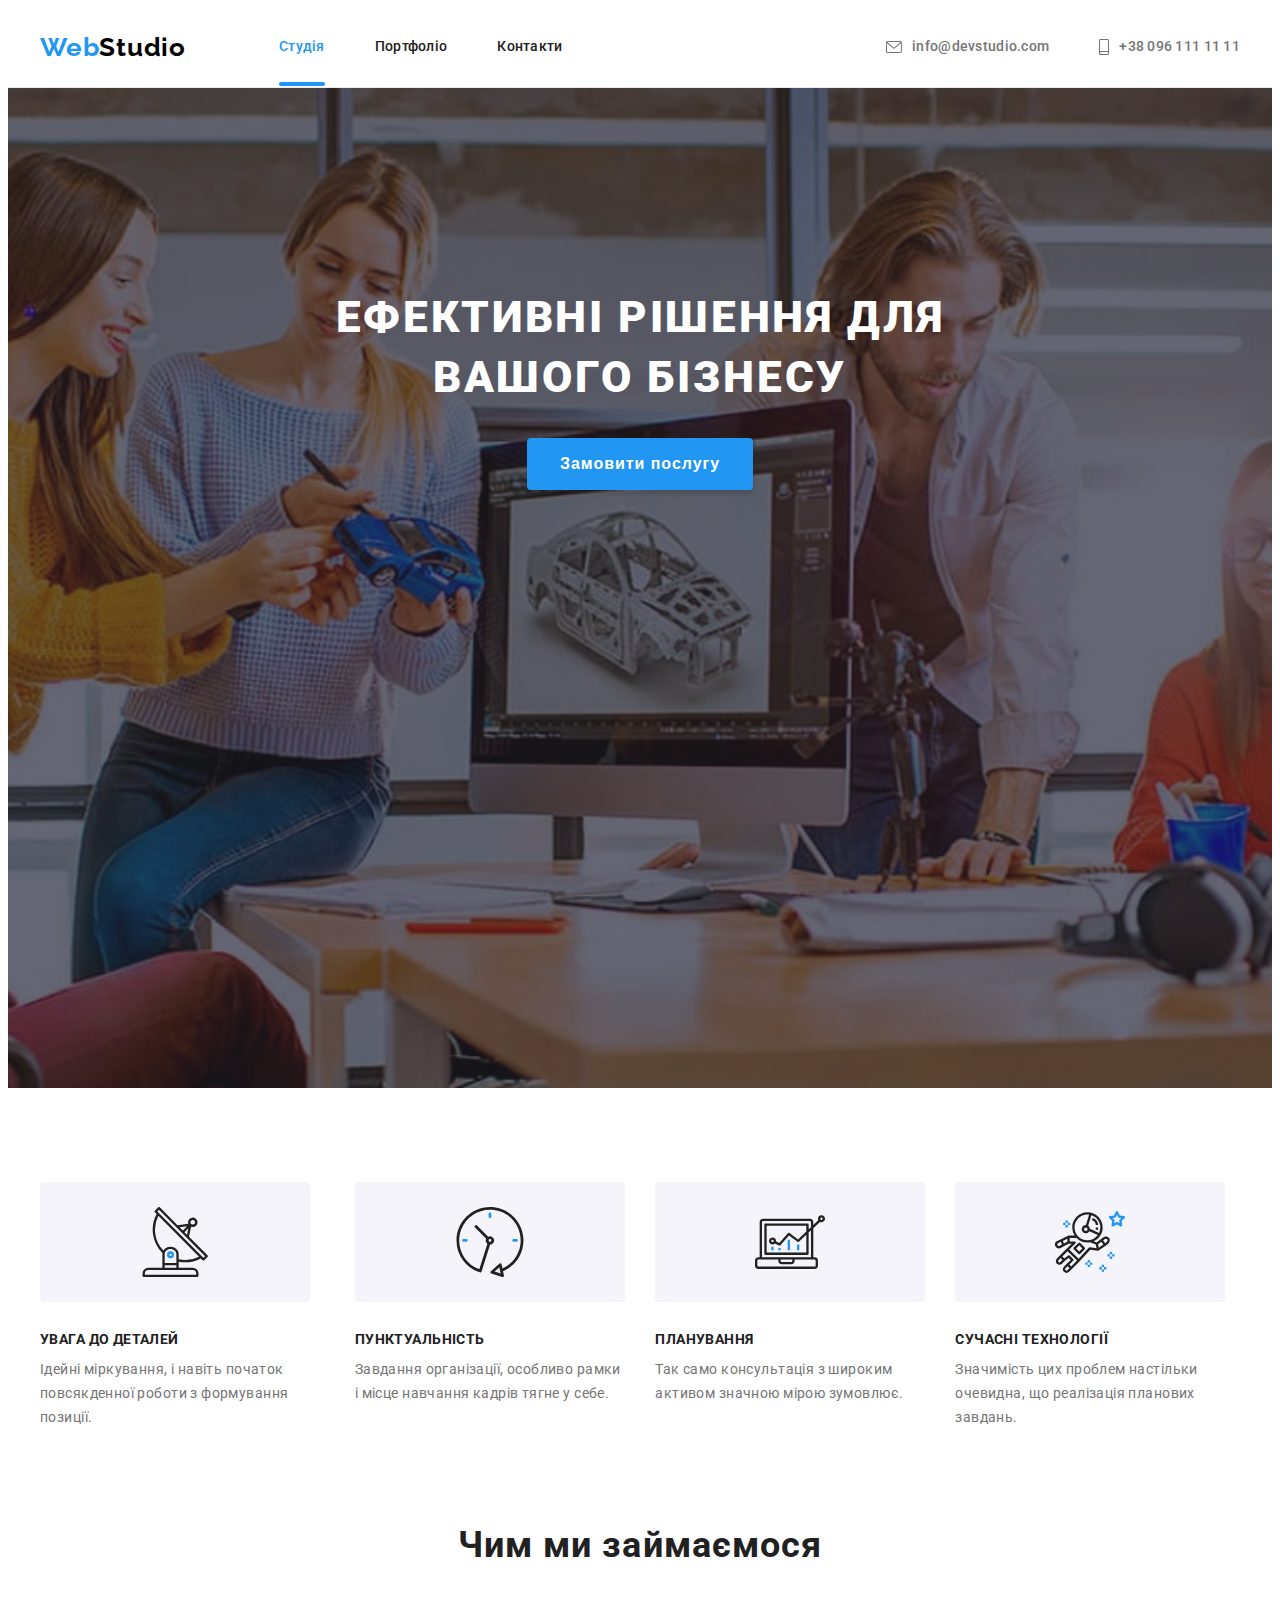
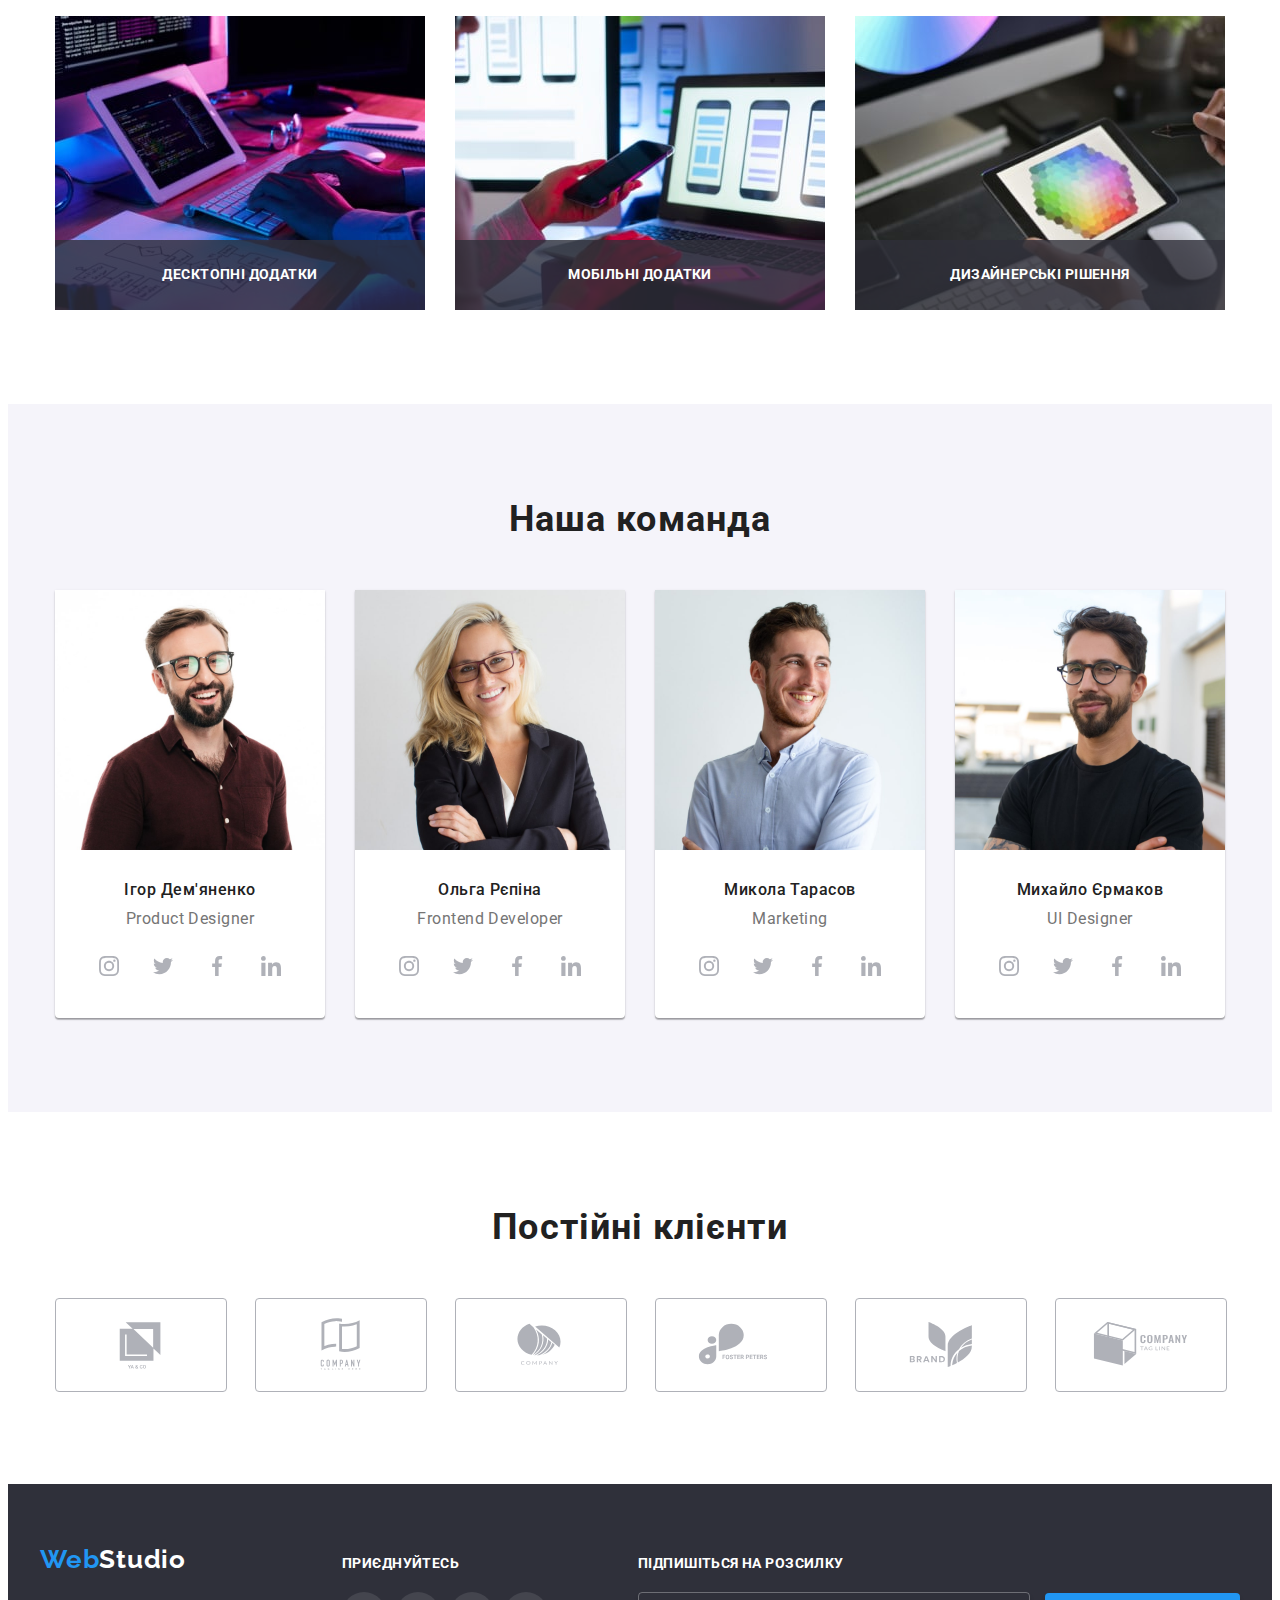
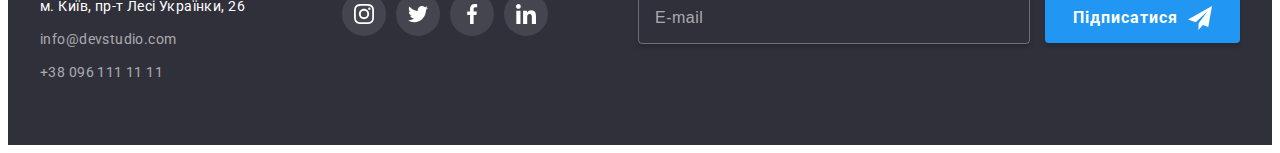
<file: index.html>
<!DOCTYPE html>
<html lang="uk">
  <head>
    <meta charset="UTF-8" />
    <meta http-equiv="X-UA-Compatible" content="IE=edge" />
    <meta name="viewport" content="width=device-width, initial-scale=1.0" />
    <title>Студія</title>

    <!-- fonts -->
    <link rel="preconnect" href="https://fonts.googleapis.com" />
    <link rel="preconnect" href="https://fonts.gstatic.com" crossorigin />
    <link
      href="https://fonts.googleapis.com/css2?family=Raleway:wght@700&family=Roboto:wght@400;500;700;900&display=swap"
      rel="stylesheet"
    />
    <!-- modern-normalize -->
    <link
      rel="stylesheet"
      href="https://cdnjs.cloudflare.com/ajax/libs/modern-normalize/1.1.0/modern-normalize.min.css"
      integrity="sha512-wpPYUAdjBVSE4KJnH1VR1HeZfpl1ub8YT/NKx4PuQ5NmX2tKuGu6U/JRp5y+Y8XG2tV+wKQpNHVUX03MfMFn9Q=="
      crossorigin="anonymous"
      referrerpolicy="no-referrer"
    />
    <!-- my stylesheet-->
    <link rel="stylesheet" href="./css/main.min.css" />
  </head>

  <body class="homepage">
    <header class="header">
      <div class="container header__container">
        <a class="logo header__logo" href="./index.html" rel="Студія" lang="en"
          ><span class="logo__accent">Web</span>Studio</a
        >
        <nav class="page-navigation header__page-navigation">
          <ul class="cite-nav">
            <li class="cite-nav__item">
              <a class="cite-nav__link cite-nav__link--current" href="./index.html" rel="studio"
                >Студія</a
              >
            </li>
            <li class="cite-nav__item">
              <a class="cite-nav__link" href="./portfolio.html" rel="portfolio">Портфоліо</a>
            </li>
            <li class="cite-nav__item">
              <a class="cite-nav__link" href="#" rel="contacts">Контакти</a>
            </li>
          </ul>
        </nav>

        <ul class="contacts">
          <li class="contact__item">
            <a class="contact__link" href="mailto:info@devstudio.com" rel="studio-mail">
              <svg class="icon icon--envelope" width="16" height="12">
                <use href="./images/icons.svg#icon-envelope"></use>
              </svg>
              <span class="contact__text">info@devstudio.com</span>
            </a>
          </li>
          <li class="contact__item">
            <a class="contact__link" href="tel:+380961111111" rel="studio-phone-number"
              ><svg class="icon icon--smartphone" width="10" height="16">
                <use href="./images/icons.svg#icon-smartphone"></use>
              </svg>
              <span class="contact__text">+38 096 111 11 11</span></a
            >
          </li>
        </ul>
      </div>
    </header>

    <main>
      <!-- Banner-->
      <section class="banner">
        <div class="container">
          <h1 class="banner__title main-title">Ефективні рішення для<br />вашого бізнесу</h1>
          <button class="banner__button button" type="button" data-modal-open>
            Замовити послугу
          </button>
        </div>
      </section>

      <!-- Peculiarities section-->
      <section class="section">
        <div class="container">
          <h2 class="section__title visually-hidden">Особливості</h2>
          <ul class="peculiarities">
            <li class="peculiarities__item">
              <div class="peculiarities__thumb">
                <svg class="icon peculiarities__icon">
                  <use href="./images/icons.svg#icon-antenna"></use>
                </svg>
              </div>
              <h3 class="peculiarities__title">УВАГА ДО ДЕТАЛЕЙ</h3>
              <p>Ідейні міркування, і навіть початок повсякденної роботи з формування позиції.</p>
            </li>
            <li class="peculiarities__item">
              <div class="peculiarities__thumb">
                <svg class="icon peculiarities__icon">
                  <use href="./images/icons.svg#icon-clock"></use>
                </svg>
              </div>
              <h3 class="peculiarities__title">ПУНКТУАЛЬНІСТЬ</h3>
              <p>Завдання організації, особливо рамки і місце навчання кадрів тягне у себе.</p>
            </li>
            <li class="peculiarities__item">
              <div class="peculiarities__thumb">
                <svg class="icon peculiarities__icon">
                  <use href="./images/icons.svg#icon-diagram-on-laptop-screen"></use>
                </svg>
              </div>
              <h3 class="peculiarities__title">ПЛАНУВАННЯ</h3>
              <p>Так само консультація з широким активом значною мірою зумовлює.</p>
            </li>
            <li class="peculiarities__item">
              <div class="peculiarities__thumb">
                <svg class="icon peculiarities__icon">
                  <use href="./images/icons.svg#icon-astronaut"></use>
                </svg>
              </div>
              <h3 class="peculiarities__title">СУЧАСНІ ТЕХНОЛОГІЇ</h3>
              <p>Значимість цих проблем настільки очевидна, що реалізація планових завдань.</p>
            </li>
          </ul>
        </div>
      </section>

      <!-- Proficiencies section-->
      <section class="section section--no-padding-top">
        <div class="container">
          <h2 class="section__title">Чим ми займаємося</h2>
          <ul class="proficiencies">
            <li class="proficiencies__item">
              <img
                alt="coding"
                width="370"
                src="./images/proficiencies/proficiency-first-min.jpg"
              />
              <p class="proficiencies__text">Десктопні додатки</p>
            </li>
            <li class="proficiencies__item">
              <img
                alt="user interface design"
                width="370"
                src="./images/proficiencies/proficiency-second-min.jpg"
              />
              <p class="proficiencies__text">Мобільні додатки</p>
            </li>
            <li class="proficiencies__item">
              <img
                alt="styling"
                width="370"
                src="./images/proficiencies/proficiency-third-min.jpg"
              />
              <p class="proficiencies__text">Дизайнерські рішення</p>
            </li>
          </ul>
        </div>
      </section>

      <!-- Team section-->
      <section class="section section--other-background">
        <div class="container">
          <h2 class="section__title">Наша команда</h2>
          <ul class="team">
            <li class="team__item">
              <img
                class="team__image"
                alt="Product Designer"
                width="270"
                src="./images/team/team-product-designer-min.jpg"
              />
              <div class="team__info">
                <h3 class="team__title">Ігор Дем'яненко</h3>
                <p class="team__text" lang="en">Product Designer</p>
                <ul class="socials">
                  <li class="socials__item">
                    <a class="socials__link" href="#" aria-label="Інстаграм профіль"
                      ><svg class="icon socials__icon" width="20" height="20">
                        <use
                          href="./images/icons.svg#icon-instagram"
                          width="100%"
                          height="100%"
                        ></use></svg
                    ></a>
                  </li>
                  <li class="socials__item">
                    <a class="socials__link" href="#" aria-label="Твіттер профіль"
                      ><svg class="icon socials__icon" width="20" height="20">
                        <use
                          href="./images/icons.svg#icon-twitter"
                          width="100%"
                          height="100%"
                        ></use></svg
                    ></a>
                  </li>
                  <li class="socials__item">
                    <a class="socials__link" href="#" aria-label="Фейсбук профіль"
                      ><svg class="icon socials__icon" width="20" height="20">
                        <use
                          href="./images/icons.svg#icon-facebook"
                          width="100%"
                          height="100%"
                        ></use></svg
                    ></a>
                  </li>
                  <li class="socials__item">
                    <a class="socials__link" href="#" aria-label="Лінкедін профіль"
                      ><svg class="icon socials__icon" width="20" height="20">
                        <use
                          href="./images/icons.svg#icon-linkedin"
                          width="100%"
                          height="100%"
                        ></use></svg
                    ></a>
                  </li>
                </ul>
              </div>
            </li>
            <li class="team__item">
              <img
                class="team__image"
                alt="Frontend Developer"
                width="270"
                src="./images/team/team-frontend-developer-min.jpg"
              />
              <div class="team__info">
                <h3 class="team__title">Ольга Рєпіна</h3>
                <p class="team__text" lang="en">Frontend Developer</p>
                <ul class="socials">
                  <li class="socials__item">
                    <a class="socials__link" href="#" aria-label="Інстаграм профіль"
                      ><svg class="icon socials__icon" width="20" height="20">
                        <use
                          href="./images/icons.svg#icon-instagram"
                          width="100%"
                          height="100%"
                        ></use></svg
                    ></a>
                  </li>
                  <li class="socials__item">
                    <a class="socials__link" href="#" aria-label="Твіттер профіль"
                      ><svg class="icon socials__icon" width="20" height="20">
                        <use
                          href="./images/icons.svg#icon-twitter"
                          width="100%"
                          height="100%"
                        ></use></svg
                    ></a>
                  </li>
                  <li class="socials__item">
                    <a class="socials__link" href="#" aria-label="Фейсбук профіль"
                      ><svg class="icon socials__icon" width="20" height="20">
                        <use
                          href="./images/icons.svg#icon-facebook"
                          width="100%"
                          height="100%"
                        ></use></svg
                    ></a>
                  </li>
                  <li class="socials__item">
                    <a class="socials__link" href="#" aria-label="Лінкедін профіль"
                      ><svg class="icon socials__icon" width="20" height="20">
                        <use
                          href="./images/icons.svg#icon-linkedin"
                          width="100%"
                          height="100%"
                        ></use></svg
                    ></a>
                  </li>
                </ul>
              </div>
            </li>
            <li class="team__item">
              <img
                class="team__image"
                alt="Marketing"
                width="270"
                src="./images/team/team-marketing-min.jpg"
              />
              <div class="team__info">
                <h3 class="team__title">Микола Тарасов</h3>
                <p class="team__text" lang="en">Marketing</p>
                <ul class="socials">
                  <li class="socials__item">
                    <a class="socials__link" href="#" aria-label="Інстаграм профіль"
                      ><svg class="icon socials__icon" width="20" height="20">
                        <use
                          href="./images/icons.svg#icon-instagram"
                          width="100%"
                          height="100%"
                        ></use></svg
                    ></a>
                  </li>
                  <li class="socials__item">
                    <a class="socials__link" href="#" aria-label="Твіттер профіль"
                      ><svg class="icon socials__icon" width="20" height="20">
                        <use
                          href="./images/icons.svg#icon-twitter"
                          width="100%"
                          height="100%"
                        ></use></svg
                    ></a>
                  </li>
                  <li class="socials__item">
                    <a class="socials__link" href="#" aria-label="Фейсбук профіль"
                      ><svg class="icon socials__icon" width="20" height="20">
                        <use
                          href="./images/icons.svg#icon-facebook"
                          width="100%"
                          height="100%"
                        ></use></svg
                    ></a>
                  </li>
                  <li class="socials__item">
                    <a class="socials__link" href="#" aria-label="Лінкедін профіль"
                      ><svg class="icon socials__icon" width="20" height="20">
                        <use
                          href="./images/icons.svg#icon-linkedin"
                          width="100%"
                          height="100%"
                        ></use></svg
                    ></a>
                  </li>
                </ul>
              </div>
            </li>
            <li class="team__item">
              <img
                class="team__image"
                alt="UI Designer"
                width="270"
                src="./images/team/team-ui-designer-min.jpg"
              />
              <div class="team__info">
                <h3 class="team__title">Михайло Єрмаков</h3>
                <p class="team__text" lang="en">UI Designer</p>
                <ul class="socials">
                  <li class="socials__item">
                    <a class="socials__link" href="#" aria-label="Інстаграм профіль"
                      ><svg class="icon socials__icon" width="20" height="20">
                        <use
                          href="./images/icons.svg#icon-instagram"
                          width="100%"
                          height="100%"
                        ></use></svg
                    ></a>
                  </li>
                  <li class="socials__item">
                    <a class="socials__link" href="#" aria-label="Твіттер профіль"
                      ><svg class="icon socials__icon" width="20" height="20">
                        <use
                          href="./images/icons.svg#icon-twitter"
                          width="100%"
                          height="100%"
                        ></use></svg
                    ></a>
                  </li>
                  <li class="socials__item">
                    <a class="socials__link" href="#" aria-label="Фейсбук профіль"
                      ><svg class="icon socials__icon" width="20" height="20">
                        <use
                          href="./images/icons.svg#icon-facebook"
                          width="100%"
                          height="100%"
                        ></use></svg
                    ></a>
                  </li>
                  <li class="socials__item">
                    <a class="socials__link" href="#" aria-label="Лінкедін профіль"
                      ><svg class="icon socials__icon" width="20" height="20">
                        <use
                          href="./images/icons.svg#icon-linkedin"
                          width="100%"
                          height="100%"
                        ></use></svg
                    ></a>
                  </li>
                </ul>
              </div>
            </li>
          </ul>
        </div>
      </section>

      <!-- Regular-customers section-->
      <section class="section">
        <div class="container">
          <h2 class="section__title">Постійні клієнти</h2>
          <ul class="regular-customers">
            <li class="regular-customers__item">
              <a class="regular-customers__link" href="#" aria-label="Перший клієнт">
                <svg class="regular-customers__icon icon" width="106" height="60">
                  <use href="./images/icons.svg#icon-first-customer"></use>
                </svg>
              </a>
            </li>
            <li class="regular-customers__item">
              <a class="regular-customers__link" href="#" aria-label="Перший клієнт">
                <svg class="regular-customers__icon icon" width="106" height="60">
                  <use href="./images/icons.svg#icon-second-customer"></use>
                </svg>
              </a>
            </li>
            <li class="regular-customers__item">
              <a class="regular-customers__link" href="#" aria-label="Перший клієнт">
                <svg class="regular-customers__icon icon" width="106" height="60">
                  <use href="./images/icons.svg#icon-third-customer"></use>
                </svg>
              </a>
            </li>
            <li class="regular-customers__item">
              <a class="regular-customers__link" href="#" aria-label="Перший клієнт">
                <svg class="regular-customers__icon icon" width="106" height="60">
                  <use href="./images/icons.svg#icon-fourth-customer"></use>
                </svg>
              </a>
            </li>
            <li class="regular-customers__item">
              <a class="regular-customers__link" href="#" aria-label="Перший клієнт">
                <svg class="regular-customers__icon icon" width="106" height="60">
                  <use href="./images/icons.svg#icon-fifth-customer"></use>
                </svg>
              </a>
            </li>
            <li class="regular-customers__item">
              <a class="regular-customers__link" href="#" aria-label="Перший клієнт">
                <svg class="regular-customers__icon icon" width="106" height="60">
                  <use href="./images/icons.svg#icon-sixth-customer"></use>
                </svg>
              </a>
            </li>
          </ul>
        </div>
      </section>
    </main>

    <footer class="footer">
      <div class="container footer__container">
        <div class="footer__logo-and-address">
          <h3 class="visually-hidden">Логотип та адреса</h3>
          <a class="logo footer__logo" href="./index.html" rel="Студія" lang="en"
            ><span class="logo__accent">Web</span>Studio</a
          >
          <address class="footer__address">
            <ul class="footer__address-list">
              <li class="footer__address-listitem">
                <a
                  class="footer__location"
                  href="https://goo.gl/maps/gvpNCCm3hSawrAU8A"
                  rel="studio-address-google-maps"
                  target="_blank"
                  >м. Київ, пр-т Лесі Українки, 26</a
                >
              </li>
              <li class="footer__address-listitem">
                <a
                  class="footer__email"
                  href="mailto:info@devstudio.com"
                  rel="studio-mail"
                  target="_blank"
                  >info@devstudio.com</a
                >
              </li>
              <li class="footer__address-listitem">
                <a
                  class="footer__phonenumber"
                  href="tel:+380961111111"
                  rel="studio-phone-number"
                  target="_blank"
                >
                  +38 096 111 11 11
                </a>
              </li>
            </ul>
          </address>
        </div>
        <div class="footer__social">
          <h3 class="footer__social-title">Приєднуйтесь</h3>
          <ul class="socials list">
            <li class="socials__item">
              <a class="socials__link socials__link--footer" href="#" aria-label="Інстаграм профіль"
                ><svg class="icon socials__icon" width="20" height="20">
                  <use
                    href="./images/icons.svg#icon-instagram"
                    width="100%"
                    height="100%"
                  ></use></svg
              ></a>
            </li>
            <li class="socials__item">
              <a
                class="socials__link socials__link--footer link"
                href="#"
                aria-label="Твіттер профіль"
                ><svg class="icon socials__icon" width="20" height="20">
                  <use href="./images/icons.svg#icon-twitter" width="100%" height="100%"></use></svg
              ></a>
            </li>
            <li class="socials__item">
              <a
                class="socials__link socials__link--footer link"
                href="#"
                aria-label="Фейсбук профіль"
                ><svg class="icon socials__icon" width="20" height="20">
                  <use
                    href="./images/icons.svg#icon-facebook"
                    width="100%"
                    height="100%"
                  ></use></svg
              ></a>
            </li>
            <li class="socials__item">
              <a
                class="socials__link socials__link--footer link"
                href="#"
                aria-label="Лінкедін профіль"
                ><svg class="icon socials__icon" width="20" height="20">
                  <use
                    href="./images/icons.svg#icon-linkedin"
                    width="100%"
                    height="100%"
                  ></use></svg
              ></a>
            </li>
          </ul>
        </div>
        <form class="footer__form">
          <label for="footer__input" class="footer__label"> Підпишіться на розсилку</label>
          <input
            type="email"
            id="footer__input"
            class="footer__input"
            placeholder="E-mail"
            required
            name="subscriber-email"
            pattern="^[^@\s]+@[^@\s]+\.[^@\s]+$"
            title="Введіть правильно поштову адресу: example@gmail.com"
          />
          <button type="submit" class="button button--submit footer__submit-button">
            <span class="footer__submit-button-text">Підписатися</span>
            <svg class="icon footer__submit-button-svg" width="24" height="24">
              <use href="./images/icons.svg#icon-send"></use>
            </svg>
          </button>
        </form>
      </div>
    </footer>

    <div class="modal is-hidden" data-modal>
      <div class="modal__window">
        <button class="modal__close-button button" type="button">
          <svg class="icon modal__close-icon" width="18" height="18" data-modal-close>
            <use href="./images/icons.svg#icon-close"></use>
          </svg>
        </button>
        <form class="modal__form">
          <p class="modal__top-text">Залиште свої дані, ми вам передзвонимо</p>
          <label class="modal__label">
            Ім'я
            <span class="modal__input-wrapper">
              <input
                type="text"
                class="modal__input modal__input--rectangle"
                required
                autofocus
                name="customer-name"
              />
              <svg class="icon modal__input-svg" width="12" height="12">
                <use href="./images/icons.svg#icon-person"></use>
              </svg>
            </span>
          </label>
          <label class="modal__label">
            Телефон
            <span class="modal__input-wrapper">
              <input
                type="tel"
                class="modal__input modal__input--rectangle"
                required
                name="customer-phone"
                pattern="[0-9]{3}-[0-9]{3}-[0-9]{2}-[0-9]{2}"
                title="Введіть правильно номер телефону: 111-111-11-11"
              />
              <svg class="icon modal__input-svg" width="13" height="13">
                <use href="./images/icons.svg#icon-phone-tube"></use>
              </svg>
            </span>
          </label>
          <label class="modal__label">
            Пошта
            <span class="modal__input-wrapper">
              <input
                type="email"
                class="modal__input modal__input--rectangle"
                required
                name="customer-email"
                pattern="^[^@\s]+@[^@\s]+\.[^@\s]+$"
                title="Введіть правильно поштову адресу: example@gmail.com"
              />
              <svg class="icon modal__input-svg" width="15" height="12">
                <use href="./images/icons.svg#icon-email-envelope"></use>
              </svg>
            </span>
          </label>
          <label class="modal__label">
            Коментар
            <textarea
              class="modal__input modal__input--textarea"
              name="customer-comment"
              placeholder="Введіть текст"
            ></textarea>
          </label>
          <label class="modal__checkbox-label">
            <input
              type="checkbox"
              class="modal__checkbox visually-hidden"
              value="agree-with-conditions"
              required
            />
            <svg class="icon modal__custom-checkbox" width="16" height="16">
              <use
                class="modal__custom-checkbox-icon"
                href="./images/icons.svg#icon-checkbox"
              ></use>
            </svg>
            <span class="modal__checkbox-label-text">
              Погоджуюся з розсилкою та приймаю
              <a href="#" class="link modal__checkbox-label-link">Умови договору</a>
            </span>
          </label>
          <button type="submit" class="button button--submit modal__submit-button">
            Відправити
          </button>
        </form>
      </div>
    </div>
    <script src="./js/modal.js"></script>
  </body>
</html>
</file>
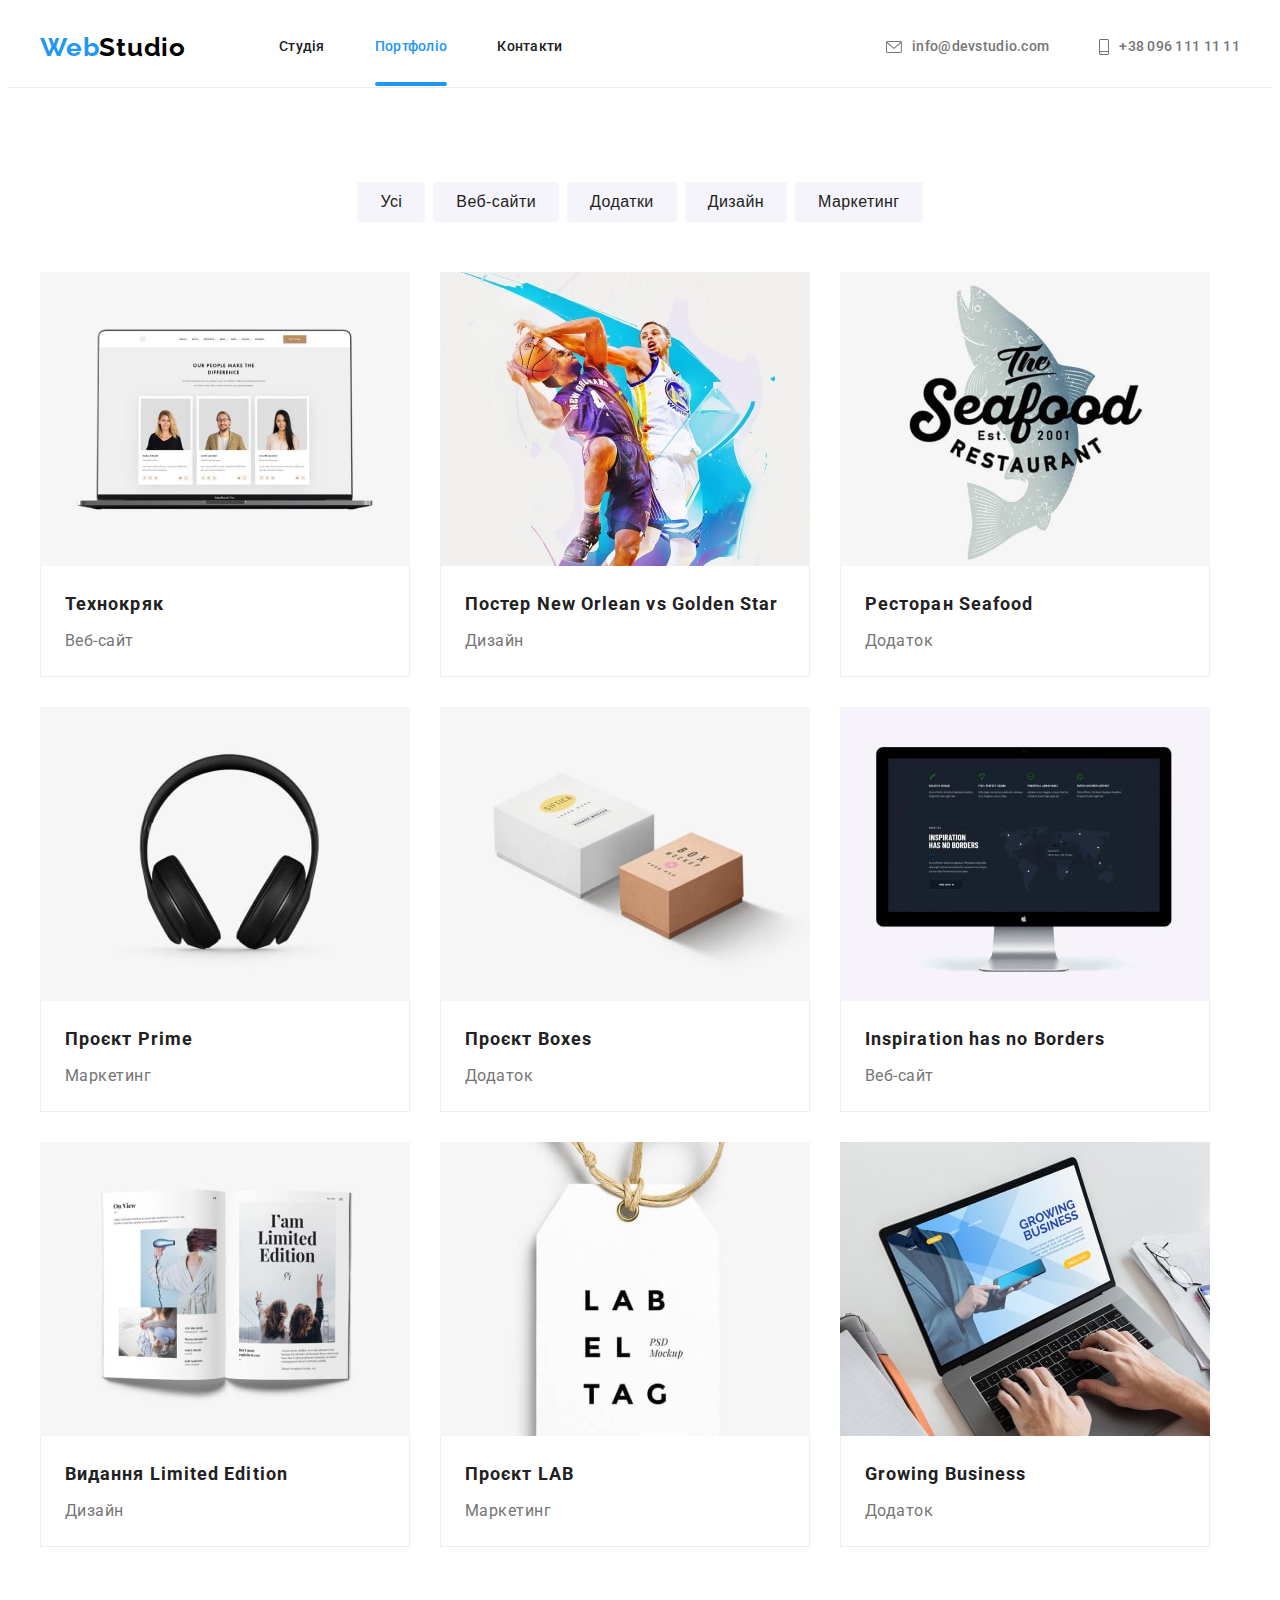
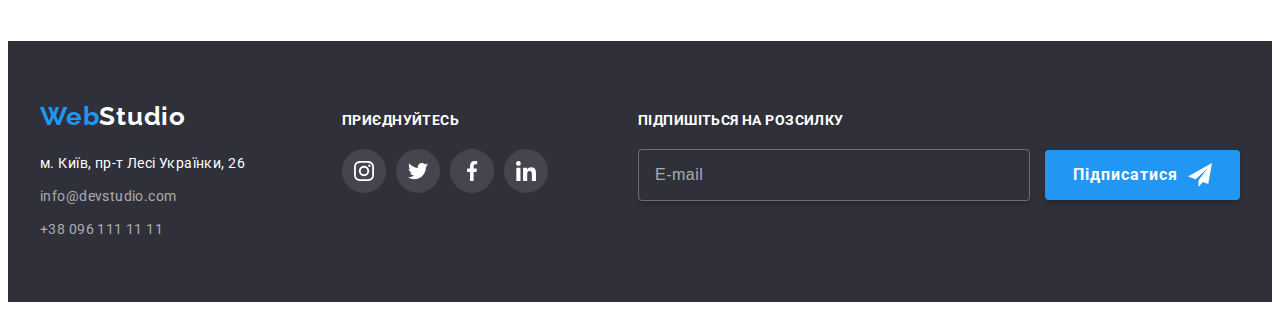
<file: portfolio.html>
<!DOCTYPE html>
<html lang="uk">
  <head>
    <meta charset="UTF-8" />
    <meta http-equiv="X-UA-Compatible" content="IE=edge" />
    <meta name="viewport" content="width=device-width, initial-scale=1.0" />
    <title>Портфоліо</title>

    <!-- fonts -->
    <link rel="preconnect" href="https://fonts.googleapis.com" />
    <link rel="preconnect" href="https://fonts.gstatic.com" crossorigin />
    <link
      href="https://fonts.googleapis.com/css2?family=Raleway:wght@700&family=Roboto:wght@400;500;700;900&display=swap"
      rel="stylesheet"
    />
    <!-- modern-normalize -->
    <link
      rel="stylesheet"
      href="https://cdnjs.cloudflare.com/ajax/libs/modern-normalize/1.1.0/modern-normalize.min.css"
      integrity="sha512-wpPYUAdjBVSE4KJnH1VR1HeZfpl1ub8YT/NKx4PuQ5NmX2tKuGu6U/JRp5y+Y8XG2tV+wKQpNHVUX03MfMFn9Q=="
      crossorigin="anonymous"
      referrerpolicy="no-referrer"
    />
    <!-- my stylesheet-->
    <link rel="stylesheet" href="./css/main.min.css" />
  </head>

  <body class="portfolio">
    <header class="header">
      <div class="container header__container">
        <a class="logo header__logo" href="./index.html" rel="Студія" lang="en"
          ><span class="logo__accent">Web</span>Studio</a
        >
        <nav class="page-navigation header__page-navigation">
          <ul class="cite-nav">
            <li class="cite-nav__item">
              <a class="cite-nav__link" href="./index.html" rel="studio">Студія</a>
            </li>
            <li class="cite-nav__item">
              <a
                class="cite-nav__link cite-nav__link--current"
                href="./portfolio.html"
                rel="portfolio"
                >Портфоліо</a
              >
            </li>
            <li class="cite-nav__item">
              <a class="cite-nav__link" href="#" rel="contacts">Контакти</a>
            </li>
          </ul>
        </nav>

        <ul class="contacts">
          <li class="contact__item">
            <a class="contact__link" href="mailto:info@devstudio.com" rel="studio-mail">
              <svg class="icon icon--envelope" width="16" height="12">
                <use href="./images/icons.svg#icon-envelope"></use>
              </svg>
              <span class="contact__text">info@devstudio.com</span>
            </a>
          </li>
          <li class="contact__item">
            <a class="contact__link" href="tel:+380961111111" rel="studio-phone-number"
              ><svg class="icon icon--smartphone" width="10" height="16">
                <use href="./images/icons.svg#icon-smartphone"></use>
              </svg>
              <span class="contact__text">+38 096 111 11 11</span></a
            >
          </li>
        </ul>
      </div>
    </header>

    <main>
      <!-- Projects with filters section-->
      <!-- Section contains list of studio`s projects with filter pannel-->
      <section class="section">
        <div class="container">
          <h1 class="section__title visually-hidden">Проекти</h1>

          <!-- filter pannel-->
          <ul class="filters">
            <li class="filters__item">
              <button class="button filters__button" type="button">Усі</button>
            </li>
            <li class="filters__item">
              <button class="button filters__button" type="button">Веб-сайти</button>
            </li>
            <li class="filters__item">
              <button class="button filters__button" type="button">Додатки</button>
            </li>
            <li class="filters__item">
              <button class="button filters__button" type="button">Дизайн</button>
            </li>
            <li class="filters__item">
              <button class="button filters__button" type="button">Маркетинг</button>
            </li>
          </ul>

          <!-- list of studio's projects-->
          <ul class="projects">
            <li class="projects__item">
              <a href="#" class="projects__link">
                <img
                  class="projects__image"
                  src="./images/projects/project-technokrjack-min.jpg"
                  alt="Технокряк"
                  width="370"
                />
                <div class="projects__info">
                  <h2 class="projects__title">Технокряк</h2>
                  <p class="projects__type">Веб-сайт</p>
                </div>
                <p class="projects__overlay">
                  Ресурс пропонує комплексні пропозиції з різним рівнем функціоналу та сервісів. Все
                  це дозволить відвідувачу отримати вичерпні відомості про компанію чи приватну
                  особу.
                </p>
              </a>
            </li>

            <li class="projects__item">
              <a href="#" class="projects__link">
                <img
                  class="projects__image"
                  src="./images/projects/project-new-orlean-min.jpg"
                  alt="Постер New Orlean vs Golden Star"
                  width="370"
                />
                <div class="projects__info">
                  <h2 class="projects__title" lang="en">Постер New Orlean vs Golden Star</h2>
                  <p class="projects__type">Дизайн</p>
                </div>
                <p class="projects__overlay">
                  Ресурс пропонує комплексні пропозиції з різним рівнем функціоналу та сервісів. Все
                  це дозволить відвідувачу отримати вичерпні відомості про компанію чи приватну
                  особу.
                </p>
              </a>
            </li>

            <li class="projects__item">
              <a href="#" class="projects__link">
                <img
                  class="projects__image"
                  src="./images/projects/project-seafood-min.jpg"
                  alt="Ресторан Seafood"
                  width="370"
                />
                <div class="projects__info">
                  <h2 class="projects__title">Ресторан Seafood</h2>
                  <p class="projects__type">Додаток</p>
                </div>
                <p class="projects__overlay">
                  Ресурс пропонує комплексні пропозиції з різним рівнем функціоналу та сервісів. Все
                  це дозволить відвідувачу отримати вичерпні відомості про компанію чи приватну
                  особу.
                </p>
              </a>
            </li>

            <li class="projects__item">
              <a href="#" class="projects__link">
                <img
                  class="projects__image"
                  src="./images/projects/project-prime-min.jpg"
                  alt="Проєкт Prime"
                  width="370"
                />
                <div class="projects__info">
                  <h2 class="projects__title">Проєкт Prime</h2>
                  <p class="projects__type">Маркетинг</p>
                </div>
                <p class="projects__overlay">
                  Ресурс пропонує комплексні пропозиції з різним рівнем функціоналу та сервісів. Все
                  це дозволить відвідувачу отримати вичерпні відомості про компанію чи приватну
                  особу.
                </p>
              </a>
            </li>

            <li class="projects__item">
              <a href="#" class="projects__link">
                <img
                  class="projects__image"
                  src="./images/projects/project-boxes-min.jpg"
                  alt="Проєкт Boxes"
                  width="370"
                />
                <div class="projects__info">
                  <h2 class="projects__title">Проєкт Boxes</h2>
                  <p class="projects__type">Додаток</p>
                </div>
                <p class="projects__overlay">
                  Ресурс пропонує комплексні пропозиції з різним рівнем функціоналу та сервісів. Все
                  це дозволить відвідувачу отримати вичерпні відомості про компанію чи приватну
                  особу.
                </p>
              </a>
            </li>

            <li class="projects__item">
              <a href="#" class="projects__link">
                <img
                  class="projects__image"
                  src="./images/projects/project-inspiration-min.jpg"
                  alt="Inspiration has no Borders"
                  width="370"
                />
                <div class="projects__info">
                  <h2 class="projects__title" lang="en">Inspiration has no Borders</h2>
                  <p class="projects__type">Веб-сайт</p>
                </div>
                <p class="projects__overlay">
                  Ресурс пропонує комплексні пропозиції з різним рівнем функціоналу та сервісів. Все
                  це дозволить відвідувачу отримати вичерпні відомості про компанію чи приватну
                  особу.
                </p>
              </a>
            </li>

            <li class="projects__item">
              <a href="#" class="projects__link">
                <img
                  class="projects__image"
                  src="./images/projects/project-limited-edition-min.jpg"
                  alt="Видання Limited Edition"
                  width="370"
                />
                <div class="projects__info">
                  <h2 class="projects__title">Видання Limited Edition</h2>
                  <p class="projects__type">Дизайн</p>
                </div>
                <p class="projects__overlay">
                  Ресурс пропонує комплексні пропозиції з різним рівнем функціоналу та сервісів. Все
                  це дозволить відвідувачу отримати вичерпні відомості про компанію чи приватну
                  особу.
                </p>
              </a>
            </li>

            <li class="projects__item">
              <a href="#" class="projects__link">
                <img
                  class="projects__image"
                  src="./images/projects/project-lab-min.jpg"
                  alt="Проєкт LAB"
                  width="370"
                />
                <div class="projects__info">
                  <h2 class="projects__title">Проєкт LAB</h2>
                  <p class="projects__type">Маркетинг</p>
                </div>
                <p class="projects__overlay">
                  Ресурс пропонує комплексні пропозиції з різним рівнем функціоналу та сервісів. Все
                  це дозволить відвідувачу отримати вичерпні відомості про компанію чи приватну
                  особу.
                </p>
              </a>
            </li>

            <li class="projects__item">
              <a href="#" class="projects__link">
                <img
                  class="projects__image"
                  src="./images/projects/project-business-min.jpg"
                  alt="Growing Business Додаток"
                  width="370"
                />
                <div class="projects__info">
                  <h2 class="projects__title" lang="en">Growing Business</h2>
                  <p class="projects__type">Додаток</p>
                </div>
                <p class="projects__overlay">
                  Ресурс пропонує комплексні пропозиції з різним рівнем функціоналу та сервісів. Все
                  це дозволить відвідувачу отримати вичерпні відомості про компанію чи приватну
                  особу.
                </p>
              </a>
            </li>
          </ul>
        </div>
      </section>
    </main>

    <footer class="footer">
      <div class="container footer__container">
        <div class="footer__logo-and-address">
          <h3 class="visually-hidden">Логотип та адреса</h3>
          <a class="logo footer__logo" href="./index.html" rel="Студія" lang="en"
            ><span class="logo__accent">Web</span>Studio</a
          >
          <address class="footer__address">
            <ul class="footer__address-list">
              <li class="footer__address-listitem">
                <a
                  class="footer__location"
                  href="https://goo.gl/maps/gvpNCCm3hSawrAU8A"
                  rel="studio-address-google-maps"
                  target="_blank"
                  >м. Київ, пр-т Лесі Українки, 26</a
                >
              </li>
              <li class="footer__address-listitem">
                <a
                  class="footer__email"
                  href="mailto:info@devstudio.com"
                  rel="studio-mail"
                  target="_blank"
                  >info@devstudio.com</a
                >
              </li>
              <li class="footer__address-listitem">
                <a
                  class="footer__phonenumber"
                  href="tel:+380961111111"
                  rel="studio-phone-number"
                  target="_blank"
                >
                  +38 096 111 11 11
                </a>
              </li>
            </ul>
          </address>
        </div>
        <div class="footer__social">
          <h3 class="footer__social-title">Приєднуйтесь</h3>
          <ul class="socials list">
            <li class="socials__item">
              <a class="socials__link socials__link--footer" href="#" aria-label="Інстаграм профіль"
                ><svg class="icon socials__icon" width="20" height="20">
                  <use
                    href="./images/icons.svg#icon-instagram"
                    width="100%"
                    height="100%"
                  ></use></svg
              ></a>
            </li>
            <li class="socials__item">
              <a
                class="socials__link socials__link--footer link"
                href="#"
                aria-label="Твіттер профіль"
                ><svg class="icon socials__icon" width="20" height="20">
                  <use href="./images/icons.svg#icon-twitter" width="100%" height="100%"></use></svg
              ></a>
            </li>
            <li class="socials__item">
              <a
                class="socials__link socials__link--footer link"
                href="#"
                aria-label="Фейсбук профіль"
                ><svg class="icon socials__icon" width="20" height="20">
                  <use
                    href="./images/icons.svg#icon-facebook"
                    width="100%"
                    height="100%"
                  ></use></svg
              ></a>
            </li>
            <li class="socials__item">
              <a
                class="socials__link socials__link--footer link"
                href="#"
                aria-label="Лінкедін профіль"
                ><svg class="icon socials__icon" width="20" height="20">
                  <use
                    href="./images/icons.svg#icon-linkedin"
                    width="100%"
                    height="100%"
                  ></use></svg
              ></a>
            </li>
          </ul>
        </div>
        <form class="footer__form">
          <label for="footer__input" class="footer__label"> Підпишіться на розсилку</label>
          <input
            type="email"
            id="footer__input"
            class="footer__input"
            placeholder="E-mail"
            required
            name="subscriber-email"
            pattern="^[^@\s]+@[^@\s]+\.[^@\s]+$"
            title="Введіть правильно поштову адресу: example@gmail.com"
          />
          <button type="submit" class="button button--submit footer__submit-button">
            <span class="footer__submit-button-text">Підписатися</span>
            <svg class="icon footer__submit-button-svg" width="24" height="24">
              <use href="./images/icons.svg#icon-send"></use>
            </svg>
          </button>
        </form>
      </div>
    </footer>
  </body>
</html>
</file>
<file: css/main.min.css>
:root{--accent-color: #2196f3;--text-color: #757575;--title-text-color: #212121;--filter-button-text-color: #212121;--banner-text-color: #fff;--footer-text-color: #fff;--footer-mail-and-phone-color: rgba(255, 255, 255, 0.6);--primary-page-background-color: #fff;--accent-background-color: #2f303a;--team-section-background-color: #f5f4fa;--filter-button-background-color: #f5f4fa;--peculiarities-icon-background-color: #f5f4fa;--banner-overlay: linear-gradient(to right, rgba(47, 48, 58, 0.4), rgba(47, 48, 58, 0.4));--main-font-family: "Roboto", sans-serif;--logo-font-family: "Raleway", sans-serif;--project-description-picture-height: 294px}.visually-hidden{position:absolute;width:1px;height:1px;margin:-1px;padding:0;overflow:hidden;border:0;clip:rect(0 0 0 0)}.is-hidden{visibility:hidden;opacity:0;pointer-events:none}h1,h2,h3,h4,h5,h6,p{margin-top:0;margin-bottom:0}ul,ol{margin-top:0;margin-bottom:0;padding-left:0;list-style:none}img{display:block;max-width:100%;height:auto}a{text-decoration:none}button{cursor:pointer;border:none;padding:0}body{background-color:var(--primary-page-background-color);color:var(--text-color);font-family:var(--main-font-family);font-size:14px;line-height:1.71;letter-spacing:.03em}.container{width:1200px;margin-left:auto;margin-right:auto;padding:0 15px}.button--submit{display:inline-flex;justify-content:center;align-items:center;padding-top:10px;padding-bottom:10px;background-color:var(--accent-color);box-shadow:0px 4px 4px rgba(0,0,0,.15);border-radius:4px;font-family:"Roboto";font-style:normal;font-weight:700;font-size:16px;line-height:1.88;text-align:center;letter-spacing:.06em;color:#fff;transition:background-color 250ms cubic-bezier(0.4, 0, 0.2, 1)}.button--submit:hover,.button--submit:focus{background-color:#188ce8}.logo{font-family:var(--logo-font-family);font-weight:700;font-size:26px;line-height:1.19;letter-spacing:.03em;color:#000}.socials{display:flex;justify-content:center;gap:10px}.socials__item{width:44px;height:44px}.socials__link{display:flex;justify-content:center;align-items:center;height:100%;border-radius:50%;color:#afb1b8;transition:background-color 250ms cubic-bezier(0.4, 0, 0.2, 1),color 250ms cubic-bezier(0.4, 0, 0.2, 1)}.socials__link:hover,.socials__link:focus{background-color:var(--accent-color);color:#fff}.socials__link--footer{background-color:rgba(255,255,255,.1);color:#fff}.contacts{display:flex}.contact__link{display:flex;align-items:center;color:var(--text-color);transition:color 250ms cubic-bezier(0.4, 0, 0.2, 1)}.contact__link:hover,.contact__link:focus,.contact__link:active{color:var(--accent-color)}.contact__text{margin-left:10px}.contact__item:not(:last-of-type){margin-right:50px}.main-title{font-weight:900;font-size:44px;line-height:1.36;letter-spacing:.06em;text-transform:uppercase}.section{padding:94px 0}.section--no-padding-top{padding-top:0}.section--other-background{background-color:var(--team-section-background-color)}.section__title{margin-bottom:50px;font-weight:700;font-size:36px;letter-spacing:.03em;line-height:1.17;text-align:center;color:var(--title-text-color)}.icon{fill:currentColor}.header__page-navigation{margin-right:auto}.cite-nav{display:flex;column-gap:50px}.cite-nav__link{color:var(--title-text-color);transition:color 250ms cubic-bezier(0.4, 0, 0.2, 1)}.cite-nav__link:hover,.cite-nav__link:focus,.cite-nav__link:active{color:var(--accent-color)}.cite-nav__link--current{position:relative;color:var(--accent-color)}.cite-nav__link--current::after{content:"";position:absolute;bottom:-32px;left:0;width:100%;height:4px;border-radius:2px;background-color:var(--accent-color)}.header{padding:24px 0;border-bottom:1px solid #ececec;font-weight:500;line-height:1.14;letter-spacing:.02em}.header__container{display:flex;align-items:center}.header__logo{margin-right:93px}.logo__accent{color:var(--accent-color)}.footer{padding:60px 0;background-color:var(--accent-background-color)}.footer__container{display:flex;align-items:baseline}.footer__logo-and-address{flex-grow:1;margin-right:70px}.footer__logo{display:block;margin-bottom:20px}.footer__logo:not(.cite-logo__accent){color:var(--footer-text-color)}.footer__address{font-style:normal}.footer__address-listitem:not(:last-child){margin-bottom:9px}.footer__location{color:var(--footer-text-color);transition:color 250ms cubic-bezier(0.4, 0, 0.2, 1)}.footer__location:hover,.footer__location:focus,.footer__location:active{color:var(--accent-color)}.footer__email,.footer__phonenumber{color:var(--footer-mail-and-phone-color);transition:color 250ms cubic-bezier(0.4, 0, 0.2, 1),text-shadow 250ms cubic-bezier(0.4, 0, 0.2, 1)}.footer__email:hover,.footer__email:focus,.footer__email:active,.footer__phonenumber:hover,.footer__phonenumber:focus,.footer__phonenumber:active{color:var(--accent-color);text-shadow:0px 4px 4px rgba(0,0,0,.25)}.footer__social{margin-right:90px}.footer__social-title{margin-bottom:20px;font-size:14px;line-height:1.14;text-transform:uppercase;color:#fff}.footer__label{display:block;margin-bottom:20px;font-weight:700;font-size:14px;line-height:1.14;letter-spacing:.03em;text-transform:uppercase;color:#fff}.footer__input{width:358px;height:50px;margin-right:12px;padding:0 16px;border:1px solid rgba(255,255,255,.3);box-shadow:0px 4px 4px rgba(0,0,0,.15);border-radius:4px;outline:none;background-color:inherit;font-size:16px;line-height:1.25;letter-spacing:.03em;color:#fff;transition:border-color 250ms cubic-bezier(0.4, 0, 0.2, 1)}.footer__input::placeholder{font-size:16px;line-height:1.25;letter-spacing:.03em;color:rgba(255,255,255,.6)}.footer__input:focus,.footer__input:active{border-color:var(--accent-color)}.footer__submit-button{padding-left:28px;padding-right:28px}.footer__submit-button-text{margin-right:10px;font-weight:700;font-size:16px;line-height:1.88;letter-spacing:.06em}.modal{position:fixed;top:0;left:0;z-index:1000;width:100vw;height:100vh;background-color:rgba(0,0,0,.2);transition:visibility 500ms cubic-bezier(0.4, 0, 0.2, 1),opacity 500ms cubic-bezier(0.4, 0, 0.2, 1)}.modal__window{position:absolute;top:50%;left:50%;transform:translate(-50%, -50%);width:528px;height:581px;padding:40px;box-shadow:0px 1px 3px rgba(0,0,0,.12),0px 1px 1px rgba(0,0,0,.14),0px 2px 1px rgba(0,0,0,.2);border-radius:4px;background-color:#fff}.modal__close-button{position:absolute;top:8px;right:8px;display:flex;justify-content:center;align-items:center;width:30px;height:30px;border:1px solid rgba(0,0,0,.1);border-radius:50%;background-color:#fff;transition:color 250ms cubic-bezier(0.4, 0, 0.2, 1),box-shadow 250ms cubic-bezier(0.4, 0, 0.2, 1)}.modal__close-button:hover,.modal__close-button:focus{color:var(--accent-color);box-shadow:0px 1px 3px rgba(0,0,0,.12),0px 1px 1px rgba(0,0,0,.14),0px 2px 1px rgba(0,0,0,.2)}.modal__form{display:flex;flex-direction:column;align-items:center}.modal__top-text{margin-bottom:12px;font-weight:700;font-size:20px;line-height:1.15;text-align:center;letter-spacing:.03em;color:var(--title-text-color)}.modal__label{display:block;width:100%;margin-bottom:10px;font-size:12px;line-height:1.17;letter-spacing:.01em;color:#757575}.modal__label:nth-of-type(4){margin-bottom:20px}.modal__input-wrapper{display:block;position:relative;margin-top:4px;color:#212121;transition:border-color 250ms cubic-bezier(0.4, 0, 0.2, 1)}.modal__input-svg{position:absolute;top:14px;left:15px}.modal__input:focus+.modal__input-svg{color:var(--accent-color)}.modal__input{display:block;width:100%;padding:12px 16px;border:1px solid rgba(33,33,33,.2);border-radius:4px;font-size:16px;color:#212121;transition:border-color 250ms cubic-bezier(0.4, 0, 0.2, 1);cursor:pointer}.modal__input:focus{outline:none;border-color:var(--accent-color)}.modal__input--rectangle{height:40px;padding-left:42px}.modal__input--textarea{margin-top:4px;height:120px;resize:none}.modal__input--textarea::placeholder{font-size:12px;line-height:1.17;letter-spacing:.01em;color:rgba(117,117,117,.5)}.modal__checkbox-label{display:flex;justify-content:center;align-items:center;margin-bottom:30px}.modal__custom-checkbox{margin-right:8px;border:2px solid #212121;border-radius:3px;cursor:pointer;transition:border-color 250ms cubic-bezier(0.4, 0, 0.2, 1),background-color 250ms cubic-bezier(0.4, 0, 0.2, 1)}.modal__checkbox:focus+.modal__custom-checkbox{outline:1px solid var(--accent-color)}.modal__checkbox:checked+.modal__custom-checkbox{border-color:var(--accent-color);background-color:var(--accent-color)}.modal__custom-checkbox-icon{display:none;color:#fff;transition:display 250ms cubic-bezier(0.4, 0, 0.2, 1)}.modal__checkbox:checked+.modal__custom-checkbox>.modal__custom-checkbox-icon{display:block}.modal__checkbox-label-text{font-size:14px;line-height:1.71;letter-spacing:.03em;color:#757575}.modal__checkbox-label-link{color:var(--accent-color);text-decoration:underline}.modal__submit-button{padding-left:52px;padding-right:52px}.banner{margin:0 auto;padding:200px 0;max-width:1600px;height:600px;color:var(--banner-text-color);background-color:var(--accent-background-color);background-image:var(--banner-overlay),url("../images/banner/banner-background-image-min.jpg");background-position:center;background-repeat:no-repeat;background-size:cover;text-align:center}.banner__title{margin-bottom:30px}.banner__button{padding:10px 32px;font-weight:700;font-size:16px;line-height:1.88;letter-spacing:.06em;box-shadow:0px 4px 4px rgba(0,0,0,.15);border-radius:4px;border:1px solid rgba(0,0,0,0);color:var(--banner-text-color);background-color:var(--accent-color);transition:box-shadow 250ms cubic-bezier(0.4, 0, 0.2, 1)}.banner__button:hover,.banner__button:focus,.banner__button:active{box-shadow:0px 4px 4px rgba(0,0,0,.45)}.peculiarities{display:flex;gap:30px}.peculiarities__item{flex-grow:1}.peculiarities__thumb{display:flex;justify-content:center;align-items:center;margin-bottom:30px;width:270px;height:120px;border-radius:4px;background-color:var(--peculiarities-icon-background-color)}.peculiarities__icon{width:70px;height:70px}.peculiarities__title{margin-bottom:10px;font-weight:700;font-size:14px;line-height:1.14;text-transform:uppercase;color:var(--title-text-color)}.proficiencies{display:flex;justify-content:center;gap:30px}.proficiencies__item{position:relative}.proficiencies__text{position:absolute;bottom:0;left:0;display:flex;justify-content:center;align-items:center;width:100%;height:70px;background-color:rgba(47,48,58,.8);color:#fff;font-weight:700;font-size:14px;line-height:1.14;letter-spacing:.03em;text-transform:uppercase}.team{display:flex;justify-content:center;gap:30px}.team__item{box-shadow:0px 1px 3px rgba(0,0,0,.12),0px 1px 1px rgba(0,0,0,.14),0px 2px 1px rgba(0,0,0,.2);border-radius:0px 0px 4px 4px;background-color:#fff;text-align:center}.team__image{display:block;max-width:270px}.team__info{padding:30px 0}.team__title{margin-bottom:10px;color:var(--title-text-color);text-align:center;font-weight:500}.team__text{margin-bottom:16px}.team__title,.team__text{font-size:16px;line-height:1.188;letter-spacing:.03em}.regular-customers{display:flex;justify-content:center;gap:30px}.regular-customers__item{width:170px;height:92px}.regular-customers__link{display:flex;justify-content:center;align-items:center;width:100%;height:100%;border:1px solid #afb1b8;border-radius:4px;color:#afb1b8;transition:color 250ms cubic-bezier(0.4, 0, 0.2, 1),border-color 250ms cubic-bezier(0.4, 0, 0.2, 1),box-shadow 250ms cubic-bezier(0.4, 0, 0.2, 1)}.regular-customers__link:hover,.regular-customers__link:focus{border-color:var(--accent-color);box-shadow:0px 4px 4px rgba(0,0,0,.25);color:var(--accent-color)}.filters{display:flex;justify-content:center;gap:8px;margin-bottom:50px}.filters__button{display:block;padding:6px 22px;border:1px solid rgba(0,0,0,0);border-radius:4px;background-color:var(--filter-button-background-color);font-weight:500;font-size:16px;line-height:1.62;letter-spacing:.03em;text-align:center;letter-spacing:inherit;color:var(--filter-button-text-color);transition:color 250ms cubic-bezier(0.4, 0, 0.2, 1),background-color 250ms cubic-bezier(0.4, 0, 0.2, 1),box-shadow 250ms cubic-bezier(0.4, 0, 0.2, 1)}.filters__button:hover,.filters__button:focus{box-shadow:0px 3px 1px rgba(0,0,0,.1),0px 1px 2px rgba(0,0,0,.08),0px 2px 2px rgba(0,0,0,.12);background-color:var(--accent-color);color:#fff}.filters__button:active{padding:6px 25px;box-shadow:0px 3px 1px rgba(0,0,0,.1),0px 1px 2px rgba(0,0,0,.08),0px 2px 2px rgba(0,0,0,.12);background-color:var(--accent-color);color:#fff}.projects{display:flex;flex-wrap:wrap;gap:30px}.project{flex-basis:370px;max-width:370px}.projects__link{position:relative;display:block;overflow:hidden;transition:box-shadow 250ms cubic-bezier(0.4, 0, 0.2, 1)}.projects__link:hover,.projects__link:focus{box-shadow:0px 1px 1px rgba(0,0,0,.12),0px 4px 4px rgba(0,0,0,.06),1px 4px 6px rgba(0,0,0,.16)}.projects__overlay{position:absolute;top:0;left:0;z-index:1;opacity:0;transform:translateY(var(--project-description-picture-height));height:var(--project-description-picture-height);padding:63px 24px;background-color:rgba(33,150,243,.9);color:#fff;font-size:18px;line-height:1.56;letter-spacing:.03em;transition:opacity 500ms cubic-bezier(0.4, 0, 0.2, 1),transform 500ms cubic-bezier(0.4, 0, 0.2, 1)}.projects__link:hover .projects__overlay,.projects__link:focus .projects__overlay{top:0;opacity:1;transform:translateY(0)}.projects__image{display:block;max-width:370px}.projects__info{position:relative;z-index:2;padding:20px 24px;background-color:#fff;border:1px solid #eee;border-top:none}.projects__title{margin-bottom:4px;font-weight:700;font-size:18px;line-height:2;letter-spacing:.06em;color:var(--title-text-color)}.projects__type{font-size:16px;line-height:1.88;letter-spacing:.03em;color:var(--text-color)}/*# sourceMappingURL=main.min.css.map */
</file>
